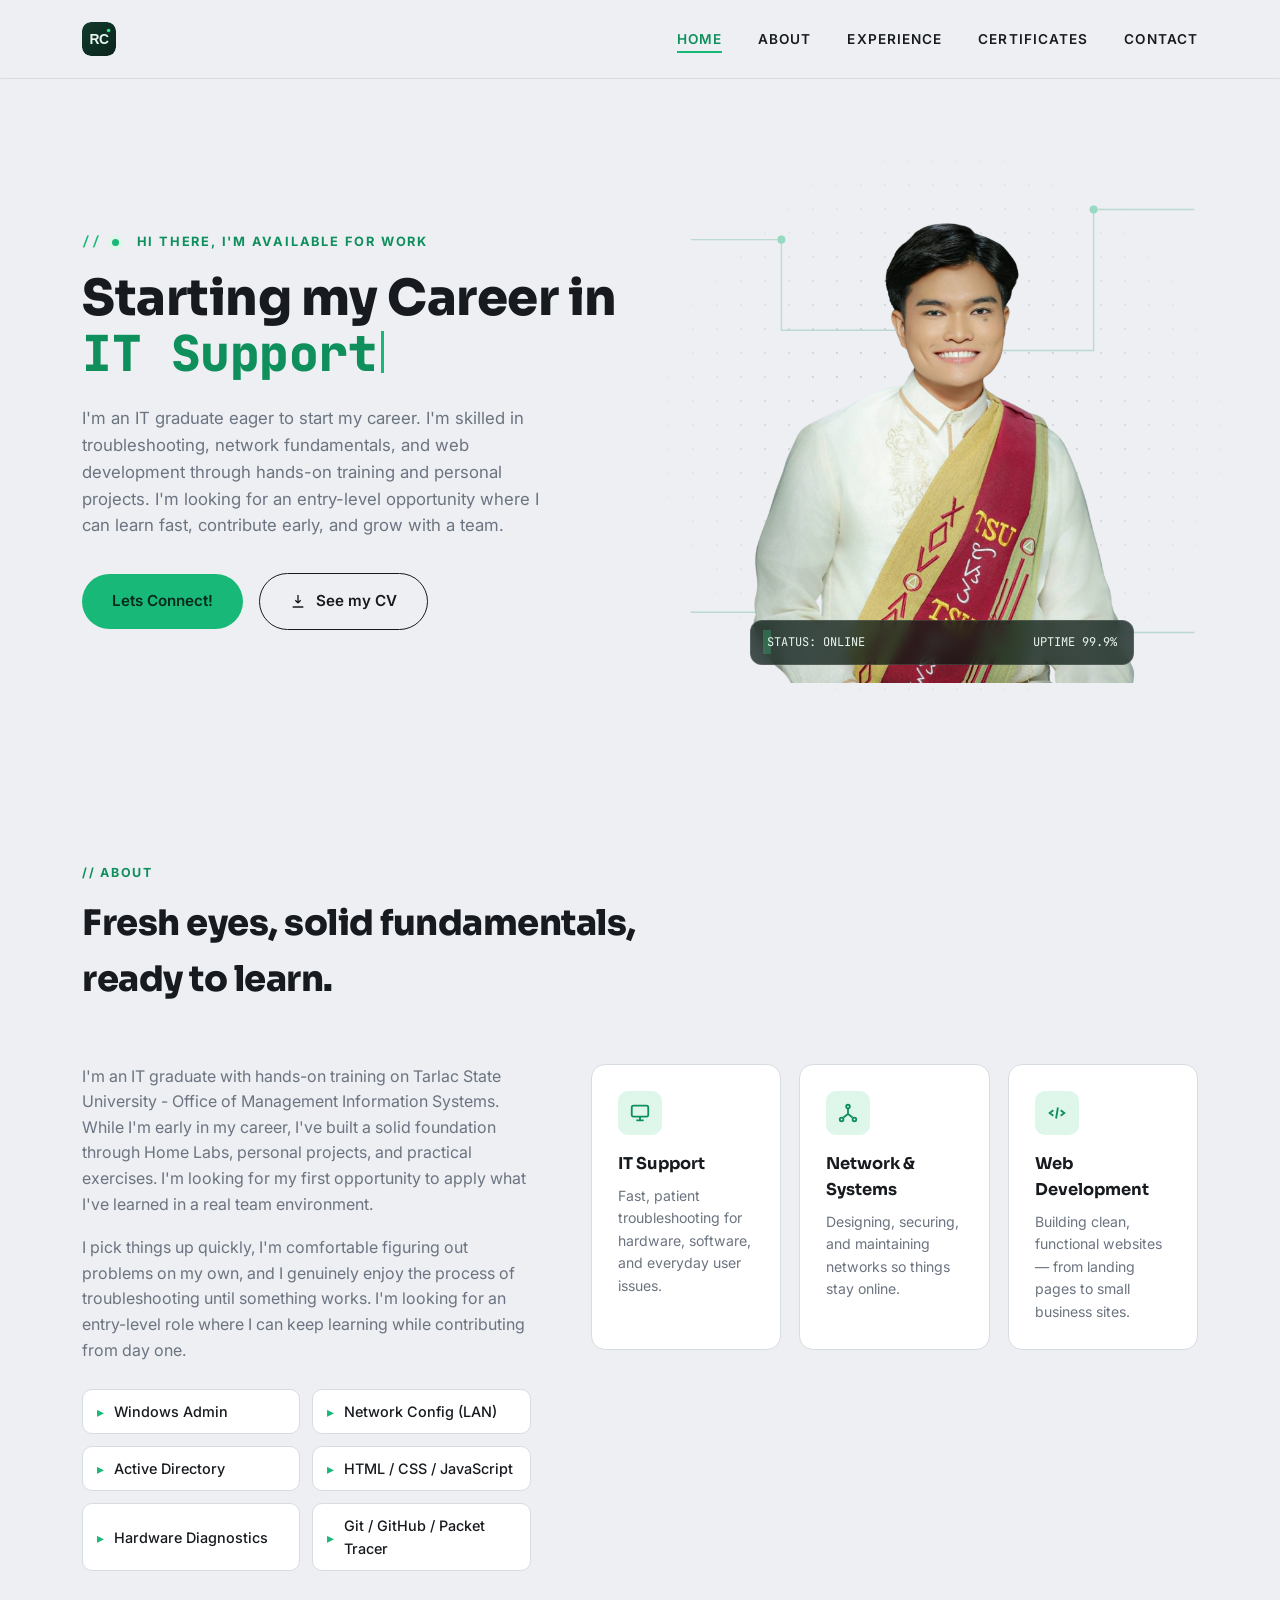
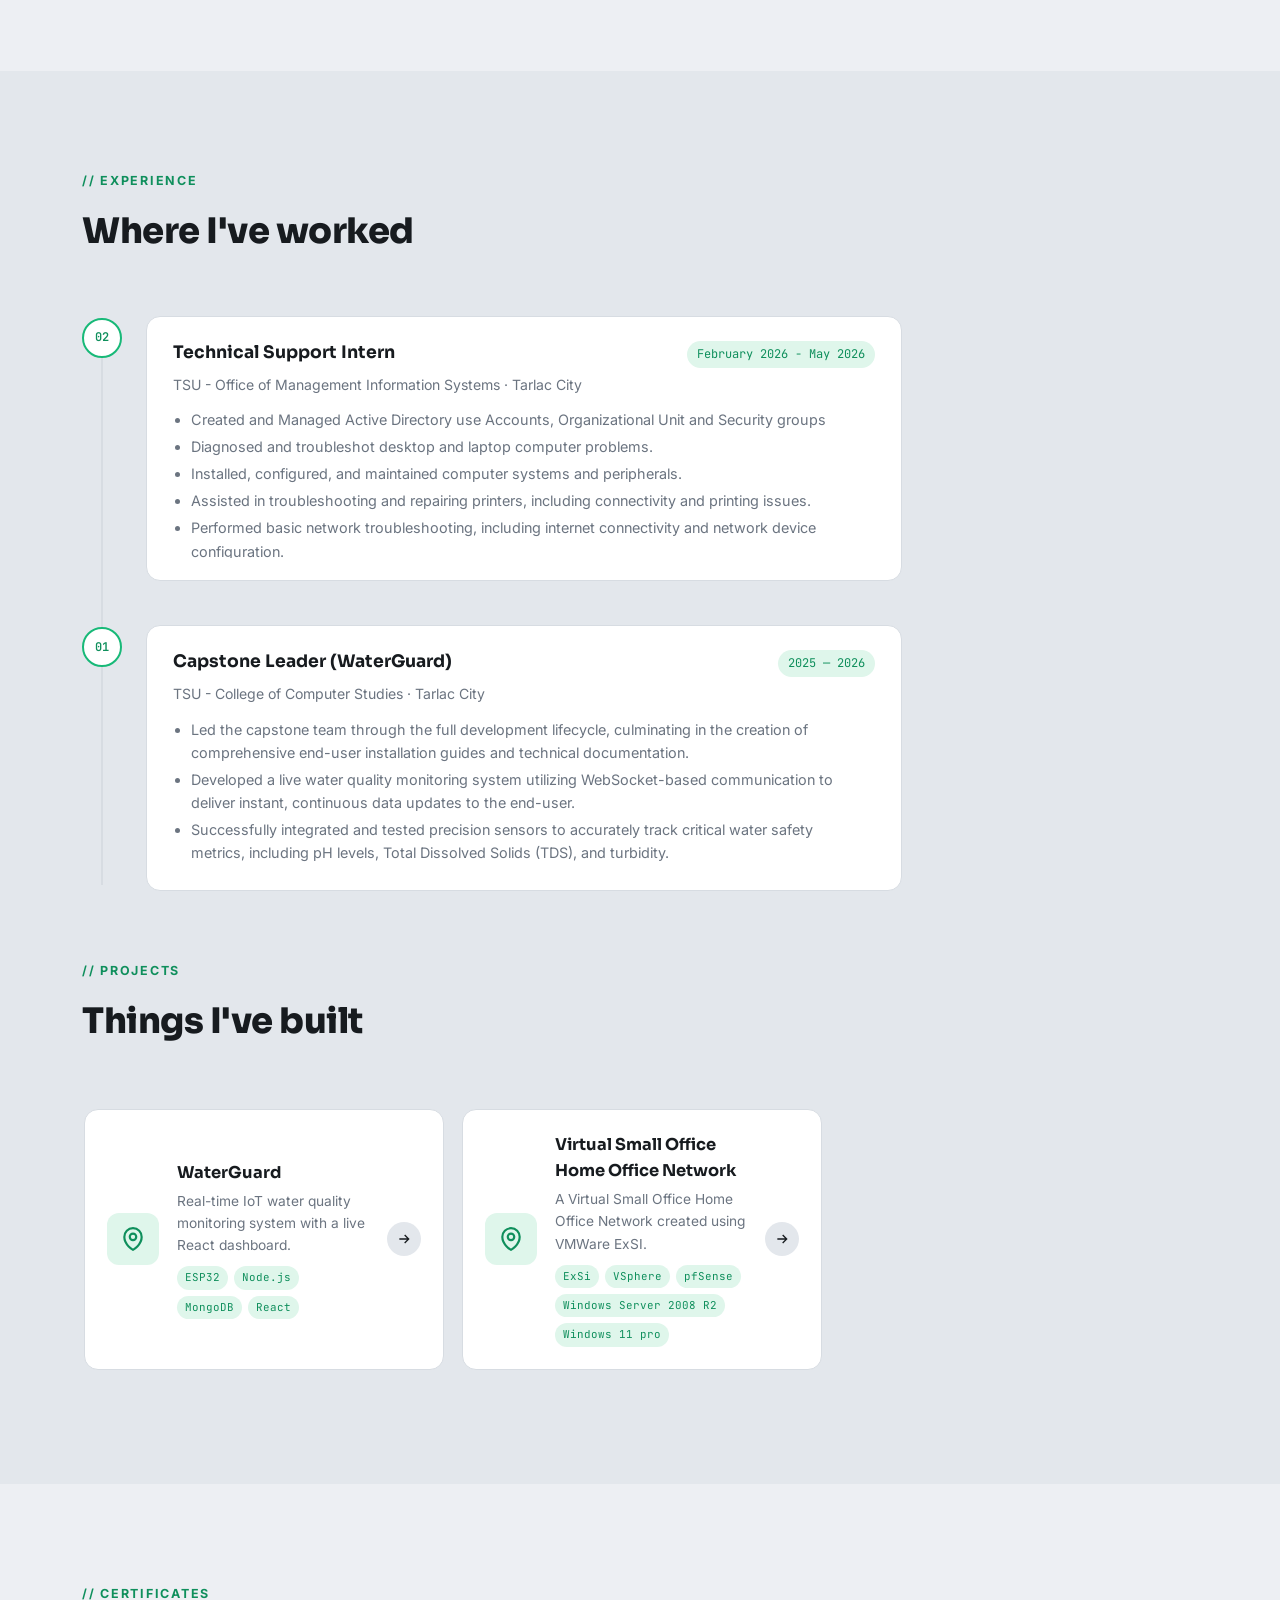
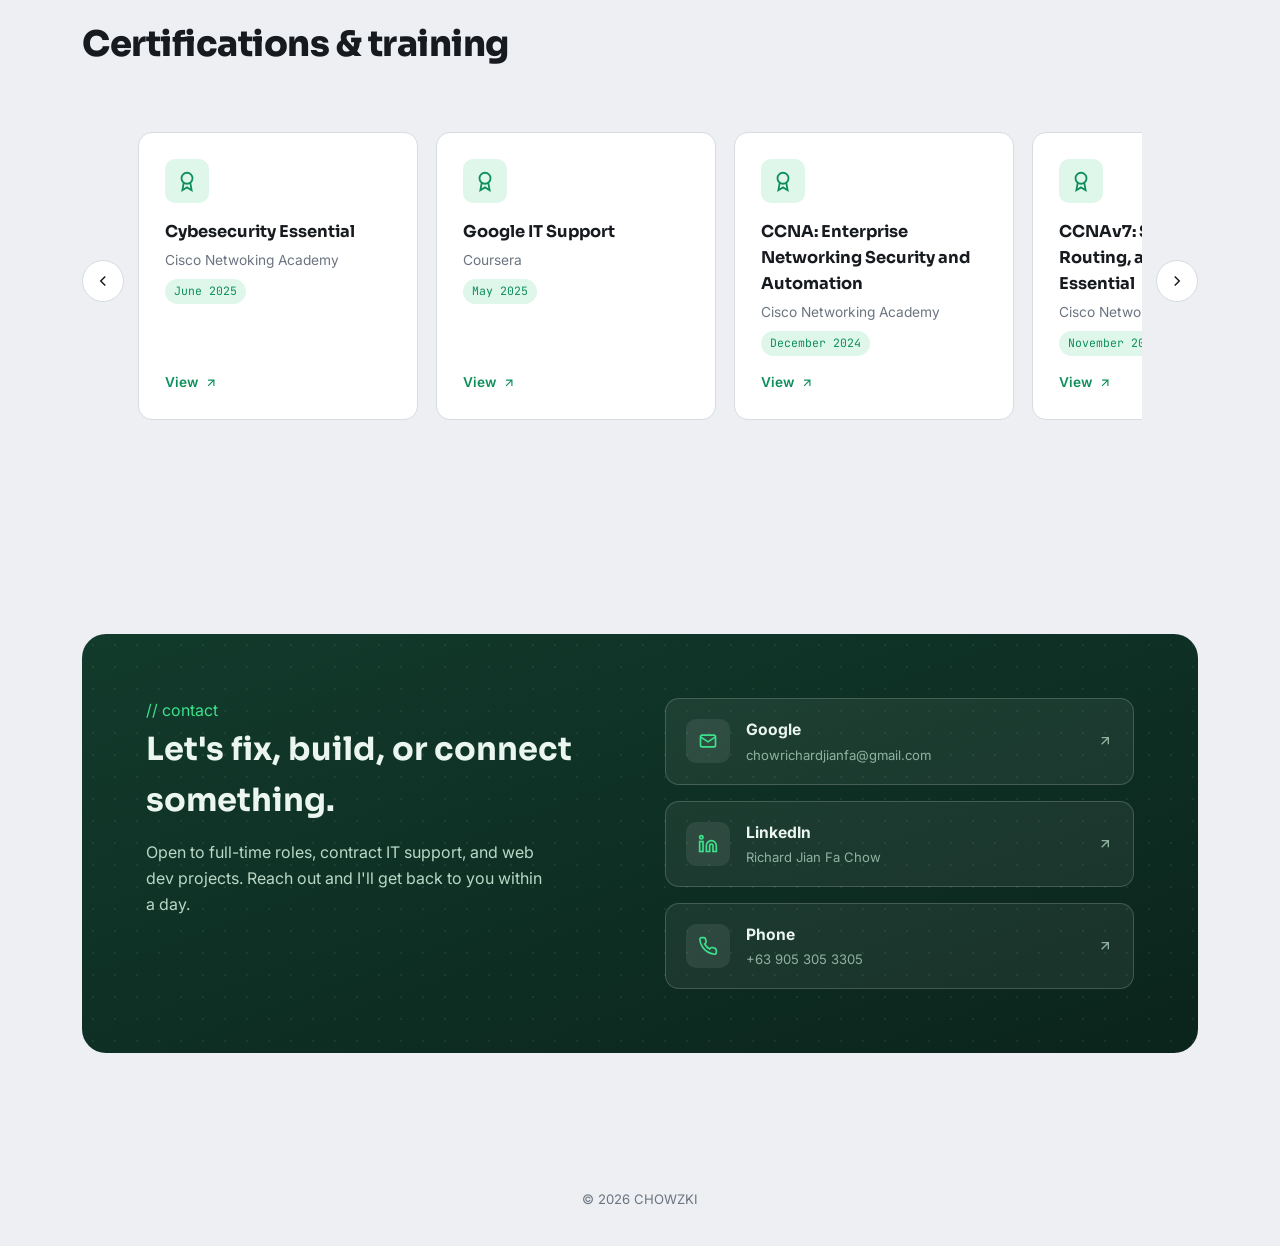
<file: index.html>
<!DOCTYPE html>
<html lang="en">
<head>
<meta charset="UTF-8">
<meta name="viewport" content="width=device-width, initial-scale=1.0">
<title>RJFC</title>
<link rel="icon" type="image/x-icon" href="asset/favicon-512.png">
<link rel="preconnect" href="https://fonts.googleapis.com">
<link href="https://fonts.googleapis.com/css2?family=Sora:wght@400;600;700;800&family=Inter:wght@400;500;600&family=JetBrains+Mono:wght@400;500&display=swap" rel="stylesheet">
<link rel="stylesheet" href="styles.css">
</head>
<body>

<header>
  <nav class="wrap">
    <div class="logo"><img src="asset/favicon.svg" alt="RC logo" class="logo-mark"></div>
    <ul class="navlinks" id="navlinks">
      <li><a href="#home" class="active">Home</a></li>
      <li><a href="#about">About</a></li>
      <li><a href="#experience">Experience</a></li>
      <li><a href="#certificates">Certificates</a></li>
      <li><a href="#contact">Contact</a></li>
    </ul>
    <button class="burger" id="burger" aria-label="Menu"><span></span><span></span><span></span></button>
  </nav>
</header>

<main>
  <!-- HOME -->
  <section id="home" class="hero">
    <div class="wrap hero-grid">
      <div>
        <div class="eyebrow"><span class="navdot"></span>Hi there, I'm available for work</div>
        <h1 class="headline">Starting my Career in <span class="role-rotator mono" id="roleText">IT Support</span></h1>
        <p class="lede">I'm an IT graduate eager to start my career. I'm skilled in troubleshooting, network fundamentals, and web development through hands-on training and personal projects. I'm looking for an entry-level opportunity where I can learn fast, contribute early, and grow with a team.</p>
        <div class="cta-row">
          <a href="#contact" class="btn btn-primary">Lets Connect!</a>
          <a href="asset/CV_Chow.pdf" download class="btn btn-outline">
            <svg viewBox="0 0 24 24" fill="none" stroke="currentColor" stroke-width="2"><path d="M12 3v12m0 0l-4-4m4 4l4-4M4 21h16"/></svg>
            See my CV
          </a>
        </div>
      </div>
    <div class="hero-art">
      <div class="art-bg" aria-hidden="true">
        <svg class="circuit-lines" viewBox="0 0 500 560" xmlns="http://www.w3.org/2000/svg">
          <g stroke="#0F8F5C" stroke-width="1.4" fill="none" opacity="0.55">
            <path d="M0 90 H90 V180 H220"/>
            <path d="M500 60 H400 V200 H300 V120"/>
            <path d="M0 460 H100 V380 H240 V440"/>
            <path d="M500 480 H380 V400 H280"/>
          </g>
          <g fill="#18B978">
            <circle cx="90" cy="90" r="4"/>
            <circle cx="220" cy="180" r="4"/>
            <circle cx="400" cy="60" r="4"/>
            <circle cx="300" cy="200" r="4"/>
            <circle cx="100" cy="460" r="4"/>
            <circle cx="240" cy="380" r="4"/>
            <circle cx="380" cy="480" r="4"/>
            <circle cx="280" cy="400" r="4"/>
          </g>
        </svg>
        <div class="dot-grid"></div>
      </div>
      <div class="avatar-card">
        <img src="asset/profile.png" alt="Profile" class="profile-img">
        <div class="status-chip">
          <span><span class="pulse"></span> STATUS: ONLINE</span>
          <span>UPTIME 99.9%</span>
        </div>
      </div>
    </div>
    </div>
  </section>

  <!-- ABOUT -->
  <section id="about">
    <div class="wrap">
      <div class="section-head">
        <span class="tag">// about</span>
        <h2>Fresh eyes, solid fundamentals, ready to learn.</h2>
      </div>
      <div class="about-grid">
        <div class="about-copy">
          <p>I'm an IT graduate with hands-on training on Tarlac State University - Office of Management Information Systems. While I'm early in my career, I've built a solid foundation through Home Labs, personal projects, and practical exercises. I'm looking for my first opportunity to apply what I've learned in a real team environment.</p>
          <p>I pick things up quickly, I'm comfortable figuring out problems on my own, and I genuinely enjoy the process of troubleshooting until something works. I'm looking for an entry-level role where I can keep learning while contributing from day one.</p>
          <ul class="stack-list">
            <li>Windows Admin</li>
            <li>Network Config (LAN)</li>
            <li>Active Directory</li>
            <li>HTML / CSS / JavaScript</li>
            <li>Hardware Diagnostics</li>
            <li>Git / GitHub / Packet Tracer</li>
          </ul>
        </div>
        <div>
          <div class="services">
            <div class="service-card">
              <div class="icon"><svg viewBox="0 0 24 24" fill="none" stroke="currentColor" stroke-width="2"><rect x="3" y="4" width="18" height="12" rx="2"/><path d="M8 20h8M12 16v4"/></svg></div>
              <h3>IT Support</h3>
              <p>Fast, patient troubleshooting for hardware, software, and everyday user issues.</p>
            </div>
            <div class="service-card">
              <div class="icon"><svg viewBox="0 0 24 24" fill="none" stroke="currentColor" stroke-width="2"><circle cx="12" cy="5" r="2"/><circle cx="5" cy="19" r="2"/><circle cx="19" cy="19" r="2"/><path d="M12 7v6M12 13l-5 4M12 13l5 4"/></svg></div>
              <h3>Network &amp; Systems</h3>
              <p>Designing, securing, and maintaining networks so things stay online.</p>
            </div>
            <div class="service-card">
              <div class="icon"><svg viewBox="0 0 24 24" fill="none" stroke="currentColor" stroke-width="2"><path d="M8 9l-4 3 4 3M16 9l4 3-4 3M13 6l-2 12"/></svg></div>
              <h3>Web Development</h3>
              <p>Building clean, functional websites — from landing pages to small business sites.</p>
            </div>
          </div>
        </div>
      </div>
    </div>
  </section>

  <!-- EXPERIENCE -->
  <section id="experience" style="background:var(--bg-alt);">
    <div class="wrap">
      <div class="section-head">
        <span class="tag">// experience</span>
        <h2>Where I've worked</h2>
      </div>
      <div class="timeline">
        <div class="tl-item">
          <div class="tl-dot">02</div>
          <div class="tl-card">
            <div class="tl-top"><h3>Technical Support Intern</h3><span class="tl-date">February 2026 - May 2026</span></div>
            <div class="tl-org">TSU - Office of Management Information Systems · Tarlac City</div>
            <ul>
              <li>Created and Managed Active Directory use Accounts, Organizational Unit and Security groups</li>
              <li>Diagnosed and troubleshot desktop and laptop computer problems.</li>
              <li>Installed, configured, and maintained computer systems and peripherals.</li>
              <li>Assisted in troubleshooting and repairing printers, including connectivity and printing issues.</li>
              <li>Performed basic network troubleshooting, including internet connectivity and network device configuration.</li>
            </ul>
          </div>
        </div>
        <div class="tl-item">
          <div class="tl-dot">01</div>
          <div class="tl-card">
            <div class="tl-top"><h3>Capstone Leader (WaterGuard)</h3><span class="tl-date">2025 — 2026</span></div>
            <div class="tl-org">TSU - College of Computer Studies · Tarlac City</div>
            <ul>
              <li>Led the capstone team through the full development lifecycle, culminating in the creation of comprehensive end-user installation guides and technical documentation.</li>
              <li>Developed a live water quality monitoring system utilizing WebSocket-based communication to deliver instant, continuous data updates to the end-user.</li>
              <li>Successfully integrated and tested precision sensors to accurately track critical water safety metrics, including pH levels, Total Dissolved Solids (TDS), and turbidity.</li>
              <li>Engineered a full-stack IoT application utilizing an ESP32 microcontroller and WebSockets to stream real-time sensor data to a Node.js and MongoDB backend, visualized through a dynamic React interface.</li>
            </ul>
          </div>
        </div>
      </div>
      <div class="section-head" style="margin-top:70px;">
          <span class="tag">// projects</span>
          <h2>Things I've built</h2>
        </div>
        <div class="project-carousel">
          <button class="project-nav project-prev" aria-label="Previous project">
            <svg viewBox="0 0 24 24" fill="none" stroke="currentColor" stroke-width="2"><path d="M15 18l-6-6 6-6"/></svg>
          </button>

          <div class="project-track" id="projectTrack">
            <a href="projects/project.html?id=waterguard" class="project-card">
              <div class="project-thumb">
                <svg viewBox="0 0 24 24" fill="none" stroke="currentColor" stroke-width="2"><path d="M12 22s8-4.5 8-11.8A8 8 0 0012 2a8 8 0 00-8 8.2C4 17.5 12 22 12 22z"/><circle cx="12" cy="10" r="3"/></svg>
              </div>
              <div class="project-body">
                <h3>WaterGuard</h3>
                <p>Real-time IoT water quality monitoring system with a live React dashboard.</p>
                <div class="project-tags">
                  <span>ESP32</span><span>Node.js</span><span>MongoDB</span><span>React</span>
                </div>
              </div>
              <span class="project-arrow">
                <svg viewBox="0 0 24 24" fill="none" stroke="currentColor" stroke-width="2"><path d="M5 12h14M13 6l6 6-6 6"/></svg>
              </span>
            </a>
            <a href="projects/project.html?id=SOHONetwork" class="project-card">
              <div class="project-thumb">
                <svg viewBox="0 0 24 24" fill="none" stroke="currentColor" stroke-width="2"><path d="M12 22s8-4.5 8-11.8A8 8 0 0012 2a8 8 0 00-8 8.2C4 17.5 12 22 12 22z"/><circle cx="12" cy="10" r="3"/></svg>
              </div>
              <div class="project-body">
                <h3>Virtual Small Office Home Office Network</h3>
                <p>A Virtual Small Office Home Office Network created using VMWare ExSI.</p>
                <div class="project-tags">
                  <span>ExSi</span><span>VSphere</span><span>pfSense</span><span>Windows Server 2008 R2</span><span> Windows 11 pro</span>
                </div>
              </div>
              <span class="project-arrow">
                <svg viewBox="0 0 24 24" fill="none" stroke="currentColor" stroke-width="2"><path d="M5 12h14M13 6l6 6-6 6"/></svg>
              </span>
            </a>
            <!-- duplicate .project-card for each additional project -->
          </div>

          <button class="project-nav project-next" aria-label="Next project">
            <svg viewBox="0 0 24 24" fill="none" stroke="currentColor" stroke-width="2"><path d="M9 18l6-6-6-6"/></svg>
          </button>
        </div>
    </div>
  </section>

<!-- CERTIFICATES -->
<section id="certificates">
  <div class="wrap">
    <div class="section-head">
      <span class="tag">// certificates</span>
      <h2>Certifications &amp; training</h2>
    </div>
    <div class="cert-carousel">
  <button class="cert-nav cert-prev" aria-label="Previous certificate">
    <svg viewBox="0 0 24 24" fill="none" stroke="currentColor" stroke-width="2"><path d="M15 18l-6-6 6-6"/></svg>
  </button>

  <div class="cert-track" id="certTrack">
    <div class="cert-card">
      <div class="cert-icon">
        <svg viewBox="0 0 24 24" fill="none" stroke="currentColor" stroke-width="2"><path d="M12 15a6 6 0 100-12 6 6 0 000 12z"/><path d="M8.5 13.5L7 22l5-3 5 3-1.5-8.5"/></svg>
      </div>
      <div class="cert-body">
        <h3>Cybesecurity Essential </h3>
        <p class="cert-issuer">Cisco Netwoking Academy</p>
        <span class="cert-date">June 2025</span>
      </div>
      <a href="certificates/certificate.html?id=cert5" rel="noopener" class="cert-link">
        View <svg viewBox="0 0 24 24" fill="none" stroke="currentColor" stroke-width="2"><path d="M7 17L17 7M7 7h10v10"/></svg>
      </a>
    </div>
    <div class="cert-card">
      <div class="cert-icon">
        <svg viewBox="0 0 24 24" fill="none" stroke="currentColor" stroke-width="2"><path d="M12 15a6 6 0 100-12 6 6 0 000 12z"/><path d="M8.5 13.5L7 22l5-3 5 3-1.5-8.5"/></svg>
      </div>
      <div class="cert-body">
        <h3>Google IT Support</h3>
        <p class="cert-issuer">Coursera</p>
        <span class="cert-date">May 2025</span>
      </div>
      <a href="certificates/certificate.html?id=cert4" rel="noopener" class="cert-link">
        View <svg viewBox="0 0 24 24" fill="none" stroke="currentColor" stroke-width="2"><path d="M7 17L17 7M7 7h10v10"/></svg>
      </a>
    </div>
    <div class="cert-card">
      <div class="cert-icon">
        <svg viewBox="0 0 24 24" fill="none" stroke="currentColor" stroke-width="2"><path d="M12 15a6 6 0 100-12 6 6 0 000 12z"/><path d="M8.5 13.5L7 22l5-3 5 3-1.5-8.5"/></svg>
      </div>
      <div class="cert-body">
        <h3>CCNA: Enterprise Networking Security and Automation</h3>
        <p class="cert-issuer">Cisco Networking Academy</p>
        <span class="cert-date">December 2024</span>
      </div>
      <a href="certificates/certificate.html?id=cert3" rel="noopener" class="cert-link">
        View <svg viewBox="0 0 24 24" fill="none" stroke="currentColor" stroke-width="2"><path d="M7 17L17 7M7 7h10v10"/></svg>
      </a>
    </div>
    <div class="cert-card">
      <div class="cert-icon">
        <svg viewBox="0 0 24 24" fill="none" stroke="currentColor" stroke-width="2"><path d="M12 15a6 6 0 100-12 6 6 0 000 12z"/><path d="M8.5 13.5L7 22l5-3 5 3-1.5-8.5"/></svg>
      </div>
      <div class="cert-body">
        <h3>CCNAv7: Switching, Routing, and Wireless Essential</h3>
        <p class="cert-issuer">Cisco Networking Academy</p>
        <span class="cert-date">November 2024</span>
      </div>
      <a href="certificates/certificate.html?id=cert2" rel="noopener" class="cert-link">
        View <svg viewBox="0 0 24 24" fill="none" stroke="currentColor" stroke-width="2"><path d="M7 17L17 7M7 7h10v10"/></svg>
      </a>
    </div>
    <div class="cert-card">
      <div class="cert-icon">
        <svg viewBox="0 0 24 24" fill="none" stroke="currentColor" stroke-width="2"><path d="M12 15a6 6 0 100-12 6 6 0 000 12z"/><path d="M8.5 13.5L7 22l5-3 5 3-1.5-8.5"/></svg>
      </div>
      <div class="cert-body">
        <h3>CCNAv7: Introduction to Networks</h3>
        <p class="cert-issuer">Cisco Networking Academy</p>
        <span class="cert-date">January 2024</span>
      </div>
      <a href="certificates/certificate.html?id=cert1" rel="noopener" class="cert-link">
        View <svg viewBox="0 0 24 24" fill="none" stroke="currentColor" stroke-width="2"><path d="M7 17L17 7M7 7h10v10"/></svg>
      </a>
    </div>
    <!-- repeat .cert-card for each certificate you have -->
  </div>

  <button class="cert-nav cert-next" aria-label="Next certificate">
    <svg viewBox="0 0 24 24" fill="none" stroke="currentColor" stroke-width="2"><path d="M9 18l6-6-6-6"/></svg>
  </button>
  </div>
  </div>
</section>

  <!-- CONTACT -->
  <section id="contact">
    <div class="wrap">
      <div class="contact-panel">
        <div class="contact-left">
          <span class="tag" style="color:#3CE28C;">// contact</span>
          <h2>Let's fix, build, or connect something.</h2>
          <p class="lede2">Open to full-time roles, contract IT support, and web dev projects. Reach out and I'll get back to you within a day.</p>
        </div>
        <div class="contact-right">
          <div class="social-links">
              <a href="mailto:chowrichardjianfa@gmail.com" class="social-btn" target="_blank" rel="noopener">
                <span class="ic"><svg viewBox="0 0 24 24" fill="none" stroke="currentColor" stroke-width="2"><rect x="3" y="5" width="18" height="14" rx="2"/><path d="M3 7l9 6 9-6"/></svg></span>
                <span class="social-text">
                  <strong>Google</strong>
                  <small>chowrichardjianfa@gmail.com</small>
                </span>
                <svg class="arrow" viewBox="0 0 24 24" fill="none" stroke="currentColor" stroke-width="2"><path d="M7 17L17 7M7 7h10v10"/></svg>
              </a>
              <a href="https://www.linkedin.com/in/richard-jian-fa-chow-191aa9352/" class="social-btn" target="_blank" rel="noopener">
                <span class="ic"><svg viewBox="0 0 24 24" fill="none" stroke="currentColor" stroke-width="2"><path d="M16 8a6 6 0 016 6v7h-4v-7a2 2 0 00-2-2 2 2 0 00-2 2v7h-4v-7a6 6 0 016-6z"/><rect x="2" y="9" width="4" height="12"/><circle cx="4" cy="4" r="2"/></svg></span>
                <span class="social-text">
                  <strong>LinkedIn</strong>
                  <small>Richard Jian Fa Chow</small>
                </span>
                <svg class="arrow" viewBox="0 0 24 24" fill="none" stroke="currentColor" stroke-width="2"><path d="M7 17L17 7M7 7h10v10"/></svg>
              </a>
              <a href="tel:+639053053305" class="social-btn">
                <span class="ic"><svg viewBox="0 0 24 24" fill="none" stroke="currentColor" stroke-width="2"><path d="M22 16.9v3a2 2 0 01-2.2 2 19.8 19.8 0 01-8.6-3 19.5 19.5 0 01-6-6 19.8 19.8 0 01-3-8.7A2 2 0 014.1 2h3a2 2 0 012 1.7c.1.9.3 1.8.6 2.6a2 2 0 01-.5 2.1L8 9.6a16 16 0 006 6l1.2-1.2a2 2 0 012.1-.5c.8.3 1.7.5 2.6.6a2 2 0 011.7 2z"/></svg></span>
                <span class="social-text">
                  <strong>Phone</strong>
                  <small>+63 905 305 3305</small>
                </span>
                <svg class="arrow" viewBox="0 0 24 24" fill="none" stroke="currentColor" stroke-width="2"><path d="M7 17L17 7M7 7h10v10"/></svg>
              </a>
            </div>
        </div>
      </div>
    </div>
  </section>
</main>

<footer>
  <div class="wrap">© <span id="year"></span> CHOWZKI </div>
</footer>

<script src="script.js"></script>

</body>
</html>
</file>
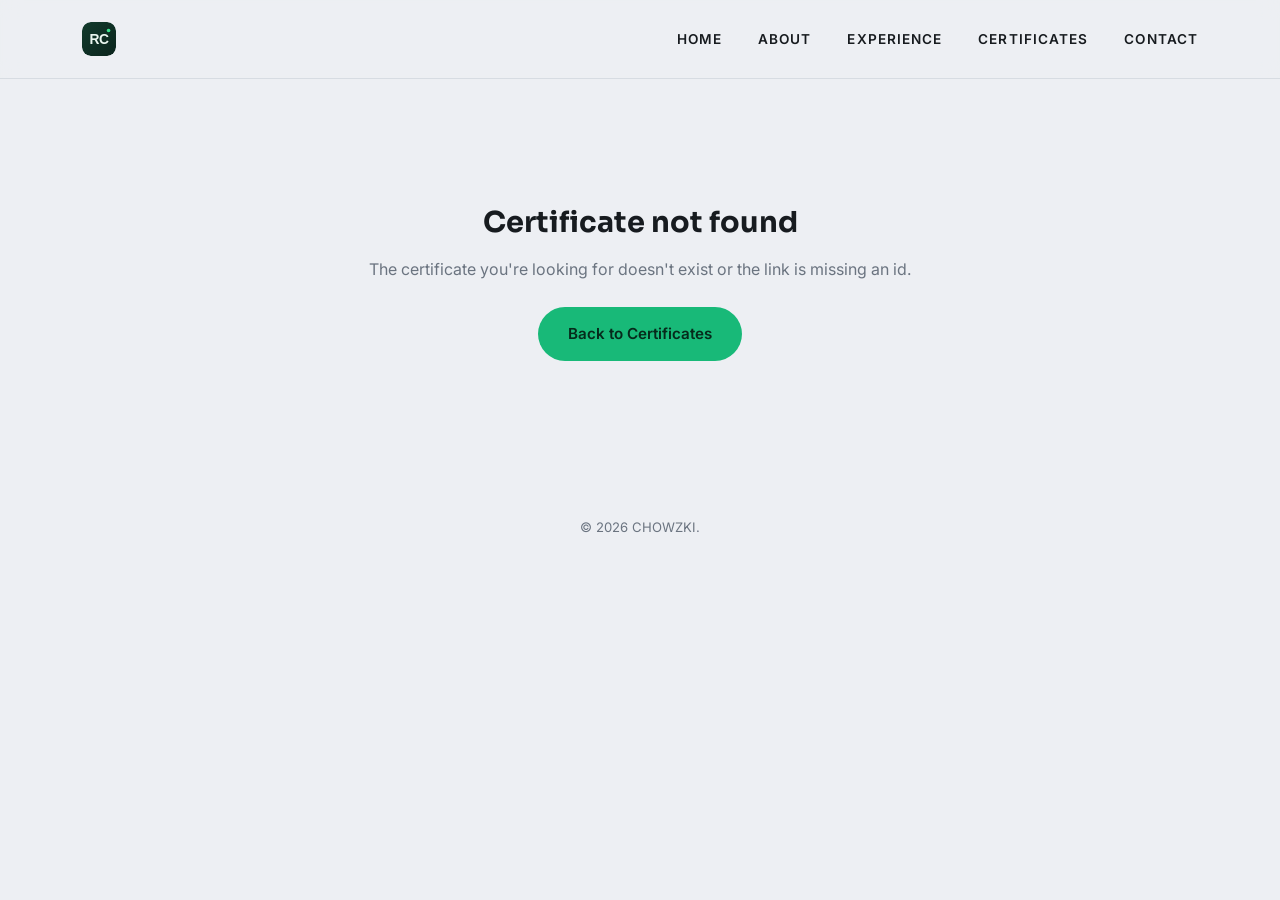
<file: certificates/certificate.html>
<!DOCTYPE html>
<html lang="en">
<head>
<meta charset="UTF-8">
<meta name="viewport" content="width=device-width, initial-scale=1.0">
<title id="pageTitle">Certificate — Overview</title>
<link rel="icon" type="image/x-icon" href="../asset/favicon-512.png">
<link rel="preconnect" href="https://fonts.googleapis.com">
<link href="https://fonts.googleapis.com/css2?family=Sora:wght@400;600;700;800&family=Inter:wght@400;500;600&family=JetBrains+Mono:wght@400;500&display=swap" rel="stylesheet">
<link rel="stylesheet" href="../styles.css">
<link rel="stylesheet" href="certificate.css">
</head>
<body>

<header>
  <nav class="wrap">
    <div class="logo"><img src="../asset/favicon.svg" alt="RC logo" class="logo-mark"></div>
    <ul class="navlinks">
      <li><a href="../index.html#home">Home</a></li>
      <li><a href="../index.html#about">About</a></li>
      <li><a href="../index.html#experience">Experience</a></li>
      <li><a href="../index.html#certificates">Certificates</a></li>
      <li><a href="../index.html#contact">Contact</a></li>
    </ul>
  </nav>
</header>

<main id="mainContent">
  <!-- content is injected here by the script below, based on ?id= in the URL -->
</main>

<footer>
  <div class="wrap">© <span id="year"></span> CHOWZKI.</div>
</footer>

<script src="certificates-data.js"></script>
<script>
  document.getElementById('year').textContent = new Date().getFullYear();

  const params = new URLSearchParams(window.location.search);
  const id = params.get('id');
  const cert = certificatesData[id];
  const main = document.getElementById('mainContent');

  if(!cert){
    main.innerHTML = `
      <section class="not-found">
        <div class="wrap">
          <h1>Certificate not found</h1>
          <p>The certificate you're looking for doesn't exist or the link is missing an id.</p>
          <a href="../index.html#certificates" class="btn btn-primary">Back to Certificates</a>
        </div>
      </section>
    `;
  } else {
    document.getElementById('pageTitle').textContent = cert.title + ' — Certificate';

    const credentialHtml = cert.credentialId
      ? `<div class="cert-section"><h2>Credential ID</h2><span class="credential-id">${cert.credentialId}</span></div>`
      : '';

    const verifyLinkHtml = cert.credentialUrl
      ? `<a href="${cert.credentialUrl}" class="btn btn-primary" target="_blank" rel="noopener">Verify Certificate</a>`
      : '';

    main.innerHTML = `
      <section class="cert-hero">
        <div class="wrap">
          <a href="../index.html#certificates" class="back-link">
            <svg viewBox="0 0 24 24" fill="none" stroke="currentColor" stroke-width="2"><path d="M15 18l-6-6 6-6"/></svg>
            Back
          </a>
          <h1>${cert.title}</h1>
          <p class="cert-issuer">${cert.issuer}</p>
          <span class="cert-date-badge">${cert.date}</span>
        </div>
      </section>

      <section class="cert-content">
        <div class="wrap">
          <div class="cert-image-wrap">
            <img src="${cert.image}" alt="${cert.title} certificate">
          </div>

          ${cert.description ? `
          <div class="cert-section">
            <h2>About this certificate</h2>
            <p>${cert.description}</p>
          </div>` : ''}

          ${credentialHtml}

          ${verifyLinkHtml ? `
          <div class="cert-section">
            <div class="cert-links">${verifyLinkHtml}</div>
          </div>` : ''}
        </div>
      </section>
    `;
  }
</script>

</body>
</html>
</file>
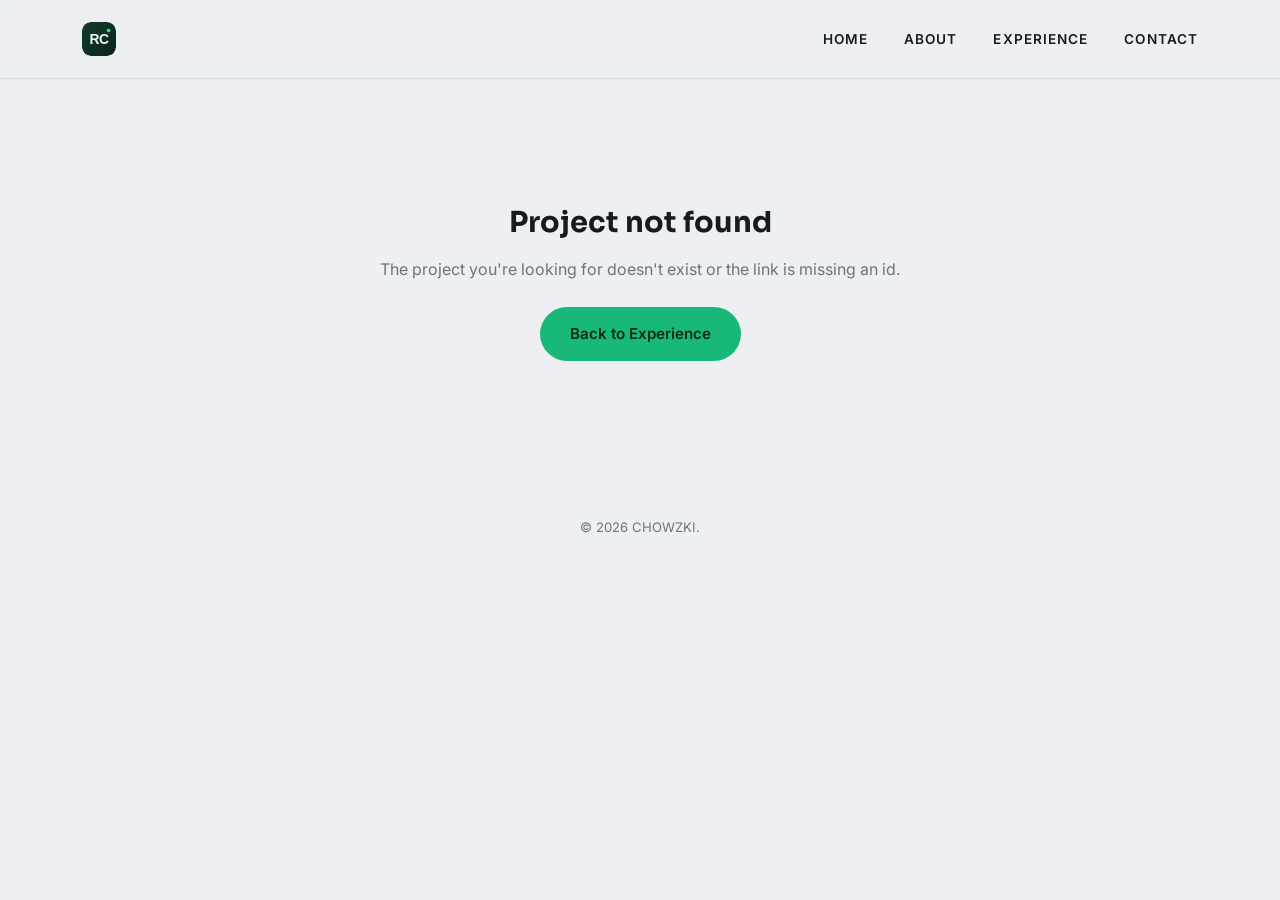
<file: projects/project.html>
<!DOCTYPE html>
<html lang="en">
<head>
<meta charset="UTF-8">
<meta name="viewport" content="width=device-width, initial-scale=1.0">
<title id="pageTitle">Project — Overview</title>
<link rel="icon" type="image/x-icon" href="../asset/favicon-512.png">
<link rel="preconnect" href="https://fonts.googleapis.com">
<link href="https://fonts.googleapis.com/css2?family=Sora:wght@400;600;700;800&family=Inter:wght@400;500;600&family=JetBrains+Mono:wght@400;500&display=swap" rel="stylesheet">
<link rel="stylesheet" href="project.css">
<link rel="stylesheet" href="../styles.css">
</head>
<body>

<header>
  <nav class="wrap">
    <div class="logo"><img src="../asset/favicon.svg" alt="RC logo" class="logo-mark"></div>
    <ul class="navlinks">
      <li><a href="../index.html#home">Home</a></li>
      <li><a href="../index.html#about">About</a></li>
      <li><a href="../index.html#experience">Experience</a></li>
      <li><a href="../index.html#contact">Contact</a></li>
    </ul>
  </nav>
</header>

<main id="mainContent">
  <!-- content is injected here by script.js based on ?id= in the URL -->
</main>

<footer>
  <div class="wrap">© <span id="year"></span> CHOWZKI.</div>
</footer>

<script src="projects-data.js"></script>
<script>
  document.getElementById('year').textContent = new Date().getFullYear();

  const params = new URLSearchParams(window.location.search);
  const id = params.get('id');
  const project = projectsData[id];
  const main = document.getElementById('mainContent');

  if(!project){
    main.innerHTML = `
      <section class="not-found">
        <div class="wrap">
          <h1>Project not found</h1>
          <p>The project you're looking for doesn't exist or the link is missing an id.</p>
          <a href="../index.html#experience" class="btn btn-primary">Back to Experience</a>
        </div>
      </section>
    `;
  } else {
    document.getElementById('pageTitle').textContent = project.title + ' — Project Overview';

    const tagsHtml = project.tags.map(t => `<span>${t}</span>`).join('');
    const featuresHtml = project.features.map(f => `<li>${f}</li>`).join('');
    const slidesHtml = project.images.map(src => `<div class="img-slide"><img src="${src}" alt="${project.title} screenshot"></div>`).join('');
    const linksHtml = (project.links && project.links.length)
    ? project.links.map(l => `<a href="${l.url}" class="btn ${l.style}" target="_blank" rel="noopener">${l.label}</a>`).join('')
    : '';

    main.innerHTML = `
      <section class="proj-hero">
        <div class="wrap">
          <a href="../index.html#experience" class="back-link">
            <svg viewBox="0 0 24 24" fill="none" stroke="currentColor" stroke-width="2"><path d="M15 18l-6-6 6-6"/></svg>
            Back
          </a>
          <h1>${project.title}</h1>
          <p class="proj-sub">${project.subtitle}</p>
          <div class="proj-meta">${tagsHtml}</div>
        </div>
      </section>

      <section class="proj-content">
        <div class="wrap">
          ${project.images.length ? `
          <div class="img-carousel">
            <button class="img-nav img-prev" aria-label="Previous image">
              <svg viewBox="0 0 24 24" fill="none" stroke="currentColor" stroke-width="2"><path d="M15 18l-6-6 6-6"/></svg>
            </button>
            <div class="img-track" id="imgTrack">${slidesHtml}</div>
            <button class="img-nav img-next" aria-label="Next image">
              <svg viewBox="0 0 24 24" fill="none" stroke="currentColor" stroke-width="2"><path d="M9 18l6-6-6-6"/></svg>
            </button>
          </div>` : ''}

          <div class="proj-section">
            <h2>Overview</h2>
            <p>${project.overview}</p>
          </div>

          <div class="proj-section">
            <h2>What it does</h2>
            <ul>${featuresHtml}</ul>
          </div>

          <div class="proj-section">
            <h2>My role</h2>
            <p>${project.role}</p>
          </div>

            ${(project.links && project.links.length) ? `
            <div class="proj-section">
            <h2>Links</h2>
            <div class="proj-links">${linksHtml}</div>
            </div>` : ''}
        </div>
      </section>
    `;
        // wire up the image carousel now that it's in the DOM
        const imgTrack = document.getElementById('imgTrack');
        const imgPrev = document.querySelector('.img-prev');
        const imgNext = document.querySelector('.img-next');
        if(imgTrack && imgPrev && imgNext){
        const imgScrollAmount = () => imgTrack.querySelector('.img-slide').offsetWidth + 16;
        imgPrev.addEventListener('click', () => imgTrack.scrollBy({left: -imgScrollAmount(), behavior:'smooth'}));
        imgNext.addEventListener('click', () => imgTrack.scrollBy({left: imgScrollAmount(), behavior:'smooth'}));

        // hide both nav buttons if there's only 1 image (nothing to scroll to)
        if(project.images.length <= 1){
            imgPrev.style.display = 'none';
            imgNext.style.display = 'none';
        }
        }
  }
</script>

</body>
</html>
</file>
<file: styles.css>
:root{
  --bg:#EDEFF3;
  --bg-alt:#E3E7EC;
  --panel:#FFFFFF;
  --ink:#171B1F;
  --muted:#6B7480;
  --green:#18B978;
  --green-dark:#0F8F5C;
  --green-soft:#DFF6EB;
  --line:#D7DCE2;
  --radius:14px;
  --shadow:0 20px 50px -25px rgba(20,30,25,0.35);
}
*{
  box-sizing:border-box; 
  margin:0; padding:0;
}
html{
  scroll-behavior:smooth;
}
body{
  background:var(--bg);
  color:var(--ink);
  font-family:'Inter',sans-serif;
  line-height:1.6;
  -webkit-font-smoothing:antialiased;
}
h1,h2,h3{
  font-family:'Sora',sans-serif;
}
a{
  color:inherit; 
  text-decoration:none;
}
.mono{
  font-family:'JetBrains Mono',monospace;
}
.wrap{
  max-width:1180px; 
  margin:0 auto; 
  padding:0 32px;
}
  /* ---------- NAV ---------- */
header{
  position:sticky; top:0; z-index:50;
  background:rgba(237,239,243,0.85);
  backdrop-filter:blur(10px);
  border-bottom:1px solid var(--line);
}
nav.wrap{
  display:flex; 
  align-items:center; 
  justify-content:space-between; 
  height:78px;
}
.logo{
  font-weight:800; 
  font-size:1.3rem; 
  letter-spacing:0.5px; 
  display:flex; 
  align-items:center; 
  gap:10px;
}
.logo-mark{
  width:34px; 
  height:34px; 
  border-radius:9px; 
  display:block;
}
.logo span{
  color:var(--green);
}
.navlinks{
  display:flex; 
  align-items:center; 
  gap:36px; 
  list-style:none;
}
.navlinks a{
  font-size:0.85rem; font-weight:600; letter-spacing:0.08em; text-transform:uppercase;
  color:var(--ink); position:relative; padding:6px 0;
}
.navlinks a.active, .navlinks a:hover{
  color:var(--green-dark);
}
.navlinks a::after{
  content:""; position:absolute; left:0; bottom:0; width:0; height:2px;
  background:var(--green); transition:width .25s ease;
}
.navlinks a.active::after, .navlinks a:hover::after{
  width:100%;
}
.navdot{
  width:7px; 
  height:7px; 
  border-radius:50%; 
  background:var(--green); 
  display:inline-block; 
  margin-right:8px; 
  box-shadow:0 0 0 4px var(--green-soft);
}
.burger{
  display:none; 
  flex-direction:column; 
  gap:5px; cursor:pointer; 
  background:none; 
  border:none;
}
.burger span{
  width:26px; 
  height:2px; 
  background:var(--ink);
}
/* ---------- HERO ---------- */
.hero{
  position:relative; 
  overflow-x:clip; 
  padding:100px 0 80px;
}
.hero-grid{
  display:grid; grid-template-columns:1.05fr 0.95fr; gap:40px; align-items:center;
}
.eyebrow{
  color:var(--green-dark); font-weight:700; letter-spacing:0.14em; font-size:0.8rem;
  text-transform:uppercase; margin-bottom:18px; display:flex; align-items:center; gap:10px;
}
.eyebrow::before{
  content:"//"; 
  color:var(--green); 
  font-family:'JetBrains Mono',monospace;
}
h1.headline{
  font-size:3.1rem; 
  font-weight:800; 
  line-height:1.12; 
  letter-spacing:-0.5px; 
  margin-bottom:22px;
}
.role-rotator{
  display:inline-block; 
  min-width:1px; 
  color:var(--green-dark); 
  position:relative;
}
.role-rotator::after{
  content:""; display:inline-block; width:3px; height:0.85em; background:var(--green);
  margin-left:4px; vertical-align:-2px; animation:blink 1s step-end infinite;
}
@keyframes blink{
  50%{opacity:0;}
}
.lede{
  color:var(--muted); 
  font-size:1.05rem; 
  max-width:480px; 
  margin-bottom:34px;
}
.cta-row{
  display:flex; 
  align-items:center; 
  gap:16px; 
  flex-wrap:wrap;
}
.btn{
  display:inline-flex; align-items:center; gap:10px;
  padding:15px 30px; border-radius:999px; font-weight:600; font-size:0.95rem;
  transition:transform .2s ease, box-shadow .2s ease;
}
.btn-primary{
  background:var(--green); 
  color:#062A1B;
}
.btn-primary:hover{
  transform:translateY(-2px); 
  box-shadow:0 14px 30px -10px rgba(24,185,120,0.55);
}
.btn-outline{
  border:1.5px solid var(--ink); 
  color:var(--ink); 
  background:transparent;
}
.btn-outline:hover{
  background:var(--ink); 
  color:var(--bg);
}
.btn svg{
  width:16px; 
  height:16px;
}
.hero-art{
  position:relative; 
  display:flex; 
  justify-content:center;
}
.art-bg{
  position:absolute;
  inset:-30px; 
  z-index:0; 
  overflow:visible; 
  pointer-events:none;
}
.circuit-lines{
  position:absolute; 
  inset:0; 
  width:100%; 
  height:100%; 
  opacity:0.4;
}
.dot-grid{
  position:absolute; inset:0;
  background-image:radial-gradient(circle, #9AA6AE 1px, transparent 1px);
  background-size:24px 24px;
  opacity:0.35;
  -webkit-mask-image:radial-gradient(ellipse 65% 65% at 50% 50%, #000 35%, transparent 85%);
  mask-image:radial-gradient(ellipse 65% 65% at 50% 50%, #000 35%, transparent 85%);
}
.avatar-card{position:relative; z-index:1;
  width:100%; max-width:420px; aspect-ratio:3/3.6;
  border-radius:24px; overflow:visible; background:transparent;
  box-shadow:none;
}
.profile-img{
  position:absolute;
  inset:0;
  width:100%;
  height:100%;
  object-fit:cover;
}
.status-chip{
  position:absolute; bottom:18px; left:18px; right:18px;
  background:rgba(9,25,19,0.75); backdrop-filter:blur(6px);
  border:1px solid rgba(255,255,255,0.12); border-radius:12px;
  padding:12px 16px; display:flex; align-items:center; justify-content:space-between;
  color:#EAF6EF; font-family:'JetBrains Mono',monospace; font-size:0.75rem;
}
.status-chip .pulse{
  width:8px; 
  height:8px; 
  border-radius:50%; 
  background:#3CE28C; 
  box-shadow:0 0 0 4px rgba(60,226,140,0.25); 
  animation:pulse 1.8s ease-in-out infinite;
}
@keyframes pulse{
  0%,100%{opacity:1;}50%{opacity:0.4;}
}

section{
  padding:100px 0;
}
.section-head{
  margin-bottom:56px; 
  max-width:640px;
}
.section-head .tag{
  color:var(--green-dark); 
  font-weight:700; 
  letter-spacing:0.14em; 
  text-transform:uppercase; 
  font-size:0.78rem; 
  margin-bottom:12px; 
  display:block;
}
.section-head h2{
  font-size:2.2rem; 
  font-weight:800; 
  letter-spacing:-0.5px;
}

/* ---------- ABOUT ---------- */
.about-grid{
  display:grid; 
  grid-template-columns:0.85fr 1.15fr; 
  gap:60px; 
  align-items:start;
}
.about-copy p{
  color:var(--muted); 
  margin-bottom:18px; 
  max-width:520px;
}
.stack-list{
  list-style:none; 
  display:grid; 
  grid-template-columns:1fr 1fr; 
  gap:12px; 
  margin-top:26px;
}
.stack-list li{
  display:flex; align-items:center; gap:10px; font-size:0.9rem; font-weight:500;
  background:var(--panel); border:1px solid var(--line); padding:10px 14px; border-radius:10px;
}
.stack-list li::before{
  content:"▸"; 
  color:var(--green);
}
.stat-cards{
  display:grid; 
  grid-template-columns:repeat(3,1fr); 
  gap:18px;
}
.stat-card{
  background:var(--panel); border:1px solid var(--line); border-radius:var(--radius);
  padding:26px 20px; text-align:left;
}
.stat-card .num{
  font-family:'Sora',sans-serif; 
  font-size:2.1rem; 
  font-weight:800; 
  color:var(--green-dark);
}
.stat-card .label{
  color:var(--muted); 
  font-size:0.82rem; 
  margin-top:6px;
}
.services{
  display:grid; 
  grid-template-columns:repeat(3,1fr); 
  gap:18px; 
  margin-top:0px;
}
.service-card{
  background:var(--panel); border:1px solid var(--line); border-radius:var(--radius);
  padding:26px; transition:transform .2s ease, border-color .2s ease;
}
.service-card:hover{
  transform:translateY(-4px); 
  border-color:var(--green);
}
.service-card .icon{
  width:44px; height:44px; border-radius:10px; background:var(--green-soft);
  display:flex; align-items:center; justify-content:center; margin-bottom:16px;
}
.service-card .icon svg{
  width:22px; 
  height:22px; 
  color:var(--green-dark);
}
.service-card h3{
  font-size:1.02rem; 
  margin-bottom:8px;
}
.service-card p{
  color:var(--muted); 
  font-size:0.88rem;
}

/* ---------- EXPERIENCE ---------- */
.timeline{
  position:relative; 
  max-width:820px; 
  margin-top:10px;
}
.timeline::before{
  content:""; position:absolute; left:19px; top:6px; bottom:6px; width:2px;
  background:var(--line);
}
.tl-item{
  position:relative; 
  padding-left:64px; 
  margin-bottom:44px;
}
.tl-item:last-child{
  margin-bottom:0;
}
.tl-dot{
  position:absolute; left:0; top:2px; width:40px; height:40px; border-radius:50%;
  background:var(--panel); border:2px solid var(--green); display:flex; align-items:center; justify-content:center;
  font-family:'JetBrains Mono',monospace; font-weight:600; font-size:0.75rem; color:var(--green-dark); z-index:1;
}
.tl-card{
  background:var(--panel); border:1px solid var(--line); border-radius:var(--radius); padding:22px 26px;
}
.tl-card ul{
padding-left:18px; color:var(--muted); font-size:0.9rem;
max-height:150px; overflow-y:auto; padding-right:10px;
}
.tl-card ul li{
  margin-bottom:4px;
}
.tl-card ul::-webkit-scrollbar{
  width:6px;
}
.tl-card ul::-webkit-scrollbar-track{
  background:transparent;
}
.tl-card ul::-webkit-scrollbar-thumb{
  background:var(--line); 
  border-radius:10px;
}
.tl-card ul::-webkit-scrollbar-thumb:hover{
  background:var(--green);
}
.tl-top{
  display:flex; 
  flex-wrap:wrap; 
  align-items:baseline; 
  justify-content:space-between; 
  gap:8px; 
  margin-bottom:6px;
}
.tl-top h3{
  font-size:1.08rem;
}
.tl-date{
  font-family:'JetBrains Mono',monospace; 
  font-size:0.75rem; 
  color:var(--green-dark); 
  background:var(--green-soft); 
  padding:4px 10px; 
  border-radius:999px;
}
.tl-org{
  color:var(--muted); 
  font-size:0.88rem; 
  margin-bottom:12px;
}
.tl-card ul{
  padding-left:18px; 
  color:var(--muted); 
  font-size:0.9rem;
}
.tl-card ul li{
  margin-bottom:4px;
}

/* ---------- PROJECTS ---------- */
.project-carousel{
  position:relative; 
  display:flex; 
  align-items:center; 
  gap:14px;
}
.project-track{
  display:flex; gap:18px; overflow-x:auto; scroll-snap-type:x mandatory;
  scroll-behavior:smooth; padding:4px 2px 14px;
  -ms-overflow-style:none; scrollbar-width:none;
}
.project-track::-webkit-scrollbar{
  display:none;
}
.project-card{
  scroll-snap-align:start; flex:0 0 360px;
  display:flex; align-items:center; gap:18px;
  background:var(--panel); border:1px solid var(--line); border-radius:var(--radius);
  padding:22px; transition:transform .2s ease, border-color .2s ease;
}
.project-card:hover{
  transform:translateY(-4px); 
  border-color:var(--green);
}
.project-thumb{
  width:52px; height:52px; border-radius:12px; background:var(--green-soft);
  display:flex; align-items:center; justify-content:center; flex-shrink:0;
}
.project-thumb svg{
  width:26px; 
  height:26px; 
  color:var(--green-dark);
}
.project-body{
  flex:1;
}
.project-body h3{
  font-size:1.02rem; 
  margin-bottom:4px;
}
.project-body p{
  color:var(--muted); 
  font-size:0.86rem; 
  margin-bottom:10px;
}
.project-tags{
  display:flex; 
  flex-wrap:wrap; 
  gap:6px;
}
.project-tags span{
  font-family:'JetBrains Mono',monospace; font-size:0.68rem; color:var(--green-dark);
  background:var(--green-soft); padding:3px 8px; border-radius:999px;
}
.project-arrow{
  width:34px; height:34px; border-radius:50%; background:var(--bg-alt);
  display:flex; align-items:center; justify-content:center; flex-shrink:0;
  transition:background .2s ease, transform .2s ease;
}
.project-arrow svg{
  width:16px; 
  height:16px; 
  color:var(--ink);
}
.project-card:hover .project-arrow{
  background:var(--green); 
  transform:translateX(3px);
}
.project-card:hover .project-arrow svg{
  color:#062A1B;
}
.project-nav{
  flex-shrink:0; width:42px; height:42px; border-radius:50%;
  background:var(--panel); border:1px solid var(--line); cursor:pointer;
  display:flex; align-items:center; justify-content:center; transition:border-color .2s ease, background .2s ease;
}
.project-nav:hover{
  border-color:var(--green); 
  background:var(--green-soft);
}
.project-nav svg{
  width:18px; 
  height:18px; 
  color:var(--ink);
}

/* ---------- CERTIFICATES ---------- */
.cert-carousel{
  position:relative; 
  display:flex; 
  align-items:center; 
  gap:14px;
}
.cert-track{
  display:flex; gap:18px; overflow-x:auto; scroll-snap-type:x mandatory;
  scroll-behavior:smooth; padding:4px 2px 14px;
  -ms-overflow-style:none; scrollbar-width:none;
}
.cert-track::-webkit-scrollbar{
  display:none;
}
.cert-card{
  scroll-snap-align:start; flex:0 0 280px;
  background:var(--panel); border:1px solid var(--line); border-radius:var(--radius);
  padding:26px; display:flex; flex-direction:column; gap:16px;
  transition:transform .2s ease, border-color .2s ease;
}
.cert-card:hover{
  transform:translateY(-4px); 
  border-color:var(--green);
}
.cert-icon{
  width:44px; height:44px; border-radius:10px; background:var(--green-soft);
  display:flex; align-items:center; justify-content:center;
}
.cert-icon svg{
  width:22px; 
  height:22px; 
  color:var(--green-dark);
}
.cert-body h3{
  font-size:1.02rem; 
  margin-bottom:4px;
}
.cert-issuer{
  color:var(--muted); 
  font-size:0.86rem; 
  margin-bottom:6px;
}
.cert-date{
  font-family:'JetBrains Mono',monospace; font-size:0.72rem; color:var(--green-dark);
  background:var(--green-soft); padding:3px 9px; border-radius:999px; display:inline-block;
}
.cert-link{
  display:inline-flex; align-items:center; gap:6px; font-size:0.85rem; font-weight:600;
  color:var(--green-dark); margin-top:auto;
}
.cert-link svg{
  width:14px; 
  height:14px;
}
.cert-link:hover{
  text-decoration:underline;
}
.cert-nav{
  flex-shrink:0; width:42px; height:42px; border-radius:50%;
  background:var(--panel); border:1px solid var(--line); cursor:pointer;
  display:flex; align-items:center; justify-content:center; transition:border-color .2s ease, background .2s ease;
}
.cert-nav:hover{
  border-color:var(--green); 
  background:var(--green-soft);
}
.cert-nav svg{
  width:18px; 
  height:18px; 
  color:var(--ink);
}
/* ---------- CONTACT ---------- */
.contact-panel{
  background:linear-gradient(160deg,#123B2C,#0B241C); border-radius:24px; padding:64px;
  display:grid; grid-template-columns:1fr 1fr; gap:50px; color:#EAF6EF; position:relative; overflow:hidden;
}
.contact-panel::before{
  content:""; position:absolute; inset:0; opacity:0.06;
  background-image:radial-gradient(circle,#ffffff 1px, transparent 1px);
  background-size:22px 22px;
}
.contact-left,.contact-right{
  position:relative;
}
.contact-panel h2{
  font-size:2rem; 
  margin-bottom:14px;
}
.contact-panel p.lede2{
  color:#B9D8C7; 
  max-width:400px; 
  margin-bottom:30px;
}
.contact-list{
  list-style:none; 
  display:flex; 
  flex-direction:column; 
  gap:16px;
}
.contact-list li{
  display:flex; 
  align-items:center; 
  gap:14px; 
  font-size:0.95rem;
}
.contact-list .ic{
  width:38px; height:38px; border-radius:10px; background:rgba(255,255,255,0.08);
  display:flex; align-items:center; justify-content:center; flex-shrink:0;
}
.contact-list .ic svg{
  width:18px; 
  height:18px; 
  color:#3CE28C;
}
.social-links{
  display:flex; 
  flex-direction:column; 
  gap:16px;
}
.social-btn{
  display:flex; align-items:center; gap:16px;
  background:rgba(255,255,255,0.06); border:1px solid rgba(255,255,255,0.18);
  border-radius:14px; padding:18px 20px; transition:transform .2s ease, background .2s ease, border-color .2s ease;
}
.social-btn:hover{
  transform:translateY(-3px); 
  background:rgba(255,255,255,0.1); 
  border-color:#3CE28C;
}
.social-btn .ic{
  width:44px; height:44px; border-radius:10px; background:rgba(255,255,255,0.08);
  display:flex; align-items:center; justify-content:center; flex-shrink:0;
}
.social-btn .ic svg{
  width:20px; 
  height:20px; 
  color:#3CE28C;
}
.social-text{
  display:flex; 
  flex-direction:column; 
  flex:1;
}
.social-text strong{
  color:#EAF6EF; 
  font-size:0.98rem; 
  font-weight:700;
}
.social-text small{
  color:#8FB3A0; 
  font-size:0.82rem; 
  margin-top:2px;
}
.social-btn .arrow{
  width:16px; 
  height:16px; 
  color:#8FB3A0; 
  flex-shrink:0; 
  transition:transform .2s ease, color .2s ease;
}
.social-btn:hover .arrow{
  color:#3CE28C; 
  transform:translate(2px,-2px);
}

footer{
  padding:36px 0; 
  text-align:center; 
  color:var(--muted);
  font-size:0.82rem;
}

@media (max-width:920px){
  .hero-grid, .about-grid, .contact-panel{
    grid-template-columns:1fr;
  }
  .hero-art{
    order:-1; 
    margin-bottom:20px;
  }
  .navlinks{
    position:fixed; 
    top:78px; 
    left:0; 
    right:0; 
    background:var(--bg); 
    flex-direction:column;
    padding:24px 32px; 
    border-bottom:1px solid var(--line); 
    gap:20px; 
    display:none;
  }
  .navlinks.open{
    display:flex;
  }
  .burger{
    display:flex;
  }
  .stat-cards, .services, .stack-list{
    grid-template-columns:1fr 1fr;
  }
  h1.headline{
    font-size:2.3rem;
  }
  .cert-card{
    flex-basis:82vw;
  }
  .cert-nav{
    display:none;
  }
  .contact-panel{
    padding:36px;
  }
  @media (max-width:480px){
    .contact-panel{
      padding:24px 18px;
    }
    .social-btn{
      padding:14px 16px;
      gap:12px;
    }
    .social-text strong{
      font-size:0.92rem;
    }
    .social-text small{
      font-size:0.78rem; 
      word-break:break-word;
    }
  }
  .project-card{
    flex-basis:82vw;
  }
  .project-nav{
    display:none;
  }
  }
@media (prefers-reduced-motion: reduce){
    *{
      animation:none !important; 
      transition:none !important;
    }
  }
</file>
<file: certificates/certificate.css>
.cert-hero{
  padding:70px 0 50px;
}
.cert-content{
  padding-top:0;
}
.back-link{
  display:inline-flex; 
  align-items:center; 
  gap:8px; 
  font-size:0.85rem; 
  font-weight:600;
  color:var(--green-dark); 
  margin-bottom:28px;
}
.back-link svg{
  width:16px; 
  height:16px;
}
.cert-hero h1{
  font-size:2.4rem; 
  font-weight:800; 
  letter-spacing:-0.5px; 
  margin-bottom:10px;
}
.cert-hero .cert-issuer{
  color:var(--muted); 
  font-size:1.05rem; 
  margin-bottom:14px;
}
.cert-hero .cert-date-badge{
  font-family:'JetBrains Mono',monospace; 
  font-size:0.75rem; 
  color:var(--green-dark);
  background:var(--green-soft); 
  padding:5px 12px; 
  border-radius:999px; 
  display:inline-block;
}

.cert-image-wrap{
  max-width:820px; 
  border-radius:var(--radius); 
  overflow:hidden;
  border:1px solid var(--line); 
  background:var(--bg-alt); 
  margin-bottom:44px;
  box-shadow:var(--shadow);
}
.cert-image-wrap img{
  width:100%; 
  display:block;
}

.cert-section{
  margin-bottom:40px; 
  max-width:720px;
}
.cert-section h2{
  font-size:1.2rem; 
  margin-bottom:12px;
}
.cert-section p{
  color:var(--muted);
}

.cert-links{
  display:flex; 
  gap:14px; 
  flex-wrap:wrap; 
  margin-top:6px;
}
.credential-id{
  font-family:'JetBrains Mono',monospace; 
  font-size:0.85rem; 
  color:var(--muted);
  background:var(--panel); 
  border:1px solid var(--line); 
  padding:10px 14px;
  border-radius:10px; 
  display:inline-block;
}

.not-found{
  padding:120px 0; 
  text-align:center;
}
.not-found h1{
  font-size:1.8rem; 
  margin-bottom:12px;
}
.not-found p{
  color:var(--muted); 
  margin-bottom:24px;
}
</file>
<file: projects/project.css>
.proj-hero{padding:70px 0 50px;}
.proj-content{padding-top:0;}
.back-link{
  display:inline-flex; 
  align-items:center; 
  gap:8px; 
  font-size:0.85rem; 
  font-weight:600;
  color:var(--green-dark); 
  margin-bottom:28px;
}
.back-link svg{
  width:16px; 
  height:16px;
}
.proj-hero h1{
  font-size:2.6rem; 
  font-weight:800; 
  letter-spacing:-0.5px; 
  margin-bottom:14px;
}
.proj-hero .proj-sub{
  color:var(--muted); 
  font-size:1.05rem;
  max-width:640px; 
  margin-bottom:24px;
}
.proj-meta{
  display:flex; 
  flex-wrap:wrap; 
  gap:10px; 
  margin-bottom:10px;
}
.proj-meta span{
  font-family:'JetBrains Mono',monospace; 
  font-size:0.72rem; 
  color:var(--green-dark);
  background:var(--green-soft); 
  padding:5px 12px; 
  border-radius:999px;
}
.proj-section{
  margin-bottom:48px;
}
.proj-section h2{
  font-size:1.3rem; 
  margin-bottom:14px;
}
.proj-section p{
  color:var(--muted); 
  max-width:720px; 
  margin-bottom:12px;
}
.proj-section ul{
  padding-left:20px; 
  color:var(--muted);
}
.proj-section ul li{
  margin-bottom:8px;
}
.proj-links{
  display:flex; 
  gap:14px; 
  flex-wrap:wrap;
  margin-top:10px;
}

/* image carousel */
.img-carousel{
  position:relative; 
  display:flex; 
  align-items:center; 
  gap:14px; 
  margin-bottom:50px;
}
.img-track{
  display:flex; 
  gap:16px; 
  overflow-x:auto; 
  scroll-snap-type:x mandatory;
  scroll-behavior:smooth; 
  padding:2px;
  -ms-overflow-style:none;
  scrollbar-width:none;
}
.img-track::-webkit-scrollbar{
  display:none;
}
.img-slide{
  scroll-snap-align:start; 
  flex:0 0 70%;
  border-radius:var(--radius); 
  overflow:hidden; 
  border:1px solid var(--line);
  background:var(--bg-alt); 
  aspect-ratio:16/12;
}
.img-slide img{
  width:100%; 
  height:100%; 
  object-fit:cover; 
  display:block;
}
.img-nav{
  flex-shrink:0; 
  width:42px; 
  height:42px; 
  border-radius:50%;
  background:var(--panel); 
  border:1px solid var(--line); 
  cursor:pointer;
  display:flex; 
  align-items:center; 
  justify-content:center; 
  transition:border-color .2s ease, background .2s ease;
}
.img-nav:hover{
  border-color:var(--green); 
  background:var(--green-soft);
}
.img-nav svg{
  width:18px; 
  height:18px; 
  color:var(--ink);
}

.not-found{
  padding:120px 0; 
  text-align:center;
}
.not-found h1{
  font-size:1.8rem; 
  margin-bottom:12px;
}
.not-found p{
  color:var(--muted); 
  margin-bottom:24px;
}

@media (max-width:640px){
  .img-slide{
    flex-basis:88%;
  }
  .img-nav{
    display:none;
  }
}
</file>
